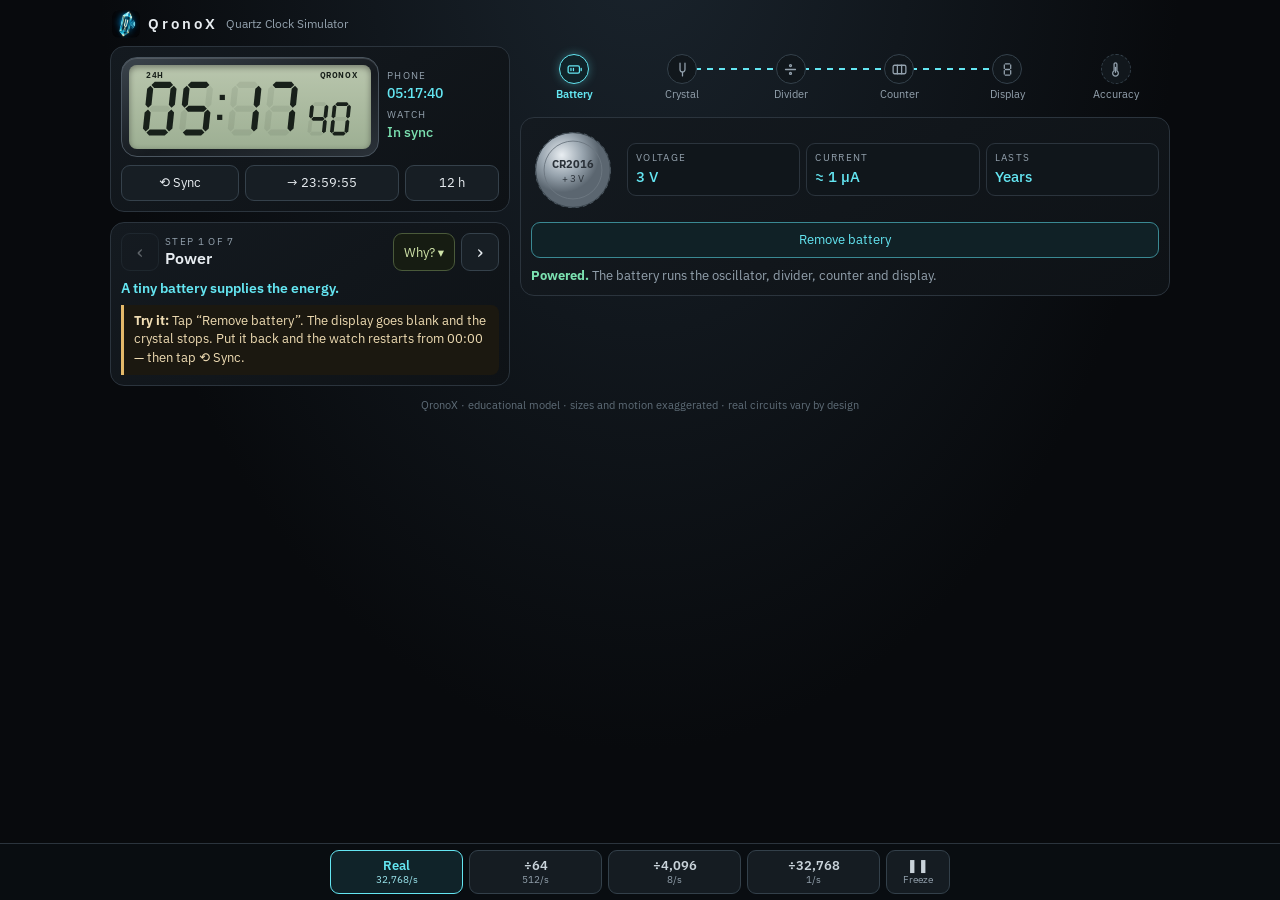
<file: QronoX/index.html>
<!doctype html>
<html lang="en">
<head>
<meta charset="utf-8">
<meta name="viewport" content="width=device-width,initial-scale=1,viewport-fit=cover">
<title>QronoX — Quartz Clock Simulator</title>
<link rel="preconnect" href="https://fonts.googleapis.com">
<link rel="preconnect" href="https://fonts.gstatic.com" crossorigin>
<link rel="stylesheet" href="https://fonts.googleapis.com/css2?family=IBM+Plex+Sans:wght@400;500;600;700&family=Roboto:wght@400;500;700&display=swap">
<link rel="icon" type="image/png" href="assets/favicon.png">
<link rel="stylesheet" href="css/style.css">
</head>
<body>
<div class="app">
<header class="top"><img class="logo" src="assets/logo.png" alt="" width="28" height="28"><h1>QronoX</h1><small>Quartz Clock Simulator</small></header>

<div class="layout">
<div class="lcol">
 <section class="watch card" id="watch" aria-label="Simulated watch">
  <div class="wrow">
   <div class="case"><div class="lcd"><svg id="lcdSvg" viewBox="0 0 268 90" role="img" aria-label="Simulated watch display"></svg></div></div>
   <div class="wstat">
    <span class="eyebrow">Phone</span><b id="phoneTime">--:--:--</b>
    <span class="eyebrow">Watch</span><b id="diff" class="good">In sync</b>
   </div>
  </div>
  <div class="wctl">
   <button class="btn" id="syncBtn">⟲ Sync</button>
   <button class="btn" id="rollBtn">→ 23:59:55</button>
   <button class="btn" id="fmtBtn" aria-label="Switch to 12-hour">12 h</button>
  </div>
 </section>

 <section class="tour card" id="tour" aria-live="polite">
  <div class="tbar">
   <button class="nb" id="prevBtn" aria-label="Previous step">‹</button>
   <div class="tt"><span class="eyebrow" id="stepTag">Step 1 of 7</span><b id="stTitle"></b></div>
   <button class="why" id="whyBtn" aria-expanded="false" aria-controls="stBody">Why? ▾</button>
   <button class="nb" id="nextBtn" aria-label="Next step">›</button>
  </div>
  <p class="one" id="stOne"></p>
  <div class="try" id="stTry"></div>
  <p class="whybody" id="stBody" hidden></p>
 </section>
</div>

<div class="rcol">
 <nav class="strip" id="strip" role="tablist" aria-label="Parts of the watch, in signal order">
  <button class="tb side" role="tab" id="t-battery" aria-controls="tab-battery"><span class="ic"><svg viewBox="0 0 24 24"><rect x="3" y="7" width="16" height="10" rx="2"/><path d="M21.5 10.5v3M7 10.5v3M10.5 10.5v3"/></svg></span>Battery</button>
  <button class="tb" role="tab" id="t-crystal" aria-controls="tab-crystal"><span class="ic"><svg viewBox="0 0 24 24"><path d="M8.5 3v9a3.5 3.5 0 0 0 7 0V3M12 15.5V21"/></svg></span>Crystal</button>
  <button class="tb" role="tab" id="t-divider" aria-controls="tab-divider"><span class="ic"><svg viewBox="0 0 24 24"><path d="M5 12h14"/><circle cx="12" cy="6.5" r="1.4"/><circle cx="12" cy="17.5" r="1.4"/></svg></span>Divider</button>
  <button class="tb" role="tab" id="t-counter" aria-controls="tab-counter"><span class="ic"><svg viewBox="0 0 24 24"><rect x="3" y="6" width="18" height="12" rx="2"/><path d="M9 6v12M15 6v12"/></svg></span>Counter</button>
  <button class="tb" role="tab" id="t-display" aria-controls="tab-display"><span class="ic"><svg viewBox="0 0 24 24"><path d="M9 4h6M9 12h6M9 20h6M7.5 5.5v5M16.5 5.5v5M7.5 13.5v5M16.5 13.5v5"/></svg></span>Display</button>
  <button class="tb side" role="tab" id="t-accuracy" aria-controls="tab-accuracy"><span class="ic"><svg viewBox="0 0 24 24"><path d="M10 4.5a2 2 0 0 1 4 0v9.3a4 4 0 1 1-4 0z"/><path d="M12 9v7"/></svg></span>Accuracy</button>
 </nav>

 <!-- BATTERY -->
 <section class="card panel" id="tab-battery" role="tabpanel" aria-labelledby="t-battery" hidden>
  <div class="bat">
   <svg class="cell" viewBox="0 0 90 90" role="img" aria-label="Coin cell battery">
    <defs><radialGradient id="cg" cx=".35" cy=".3"><stop offset="0" stop-color="#e9eef2"/><stop offset=".55" stop-color="#9aa6b0"/><stop offset="1" stop-color="#5b6670"/></radialGradient></defs>
    <circle id="cellSlot" cx="45" cy="45" r="40" fill="none" stroke="#5a6670" stroke-width="1.5" stroke-dasharray="4 4"/>
    <g id="cellG"><circle cx="45" cy="45" r="40" fill="url(#cg)" stroke="#3d4750"/><circle cx="45" cy="45" r="31" fill="none" stroke="#6d7882"/><text x="45" y="43" text-anchor="middle" font-size="12" font-weight="700" fill="#2a3138">CR2016</text><text x="45" y="58" text-anchor="middle" font-size="11" fill="#2a3138">+ 3 V</text></g>
   </svg>
   <div class="kv">
    <div><span class="eyebrow">Voltage</span><b>3 V</b></div>
    <div><span class="eyebrow">Current</span><b>≈ 1 µA</b></div>
    <div><span class="eyebrow">Lasts</span><b>Years</b></div>
   </div>
  </div>
  <button class="btn primary wide" id="batBtn">Remove battery</button>
  <p class="note" id="batNote"></p>
 </section>

 <!-- CRYSTAL -->
 <section class="card panel" id="tab-crystal" role="tabpanel" aria-labelledby="t-crystal" hidden>
  <svg class="xsvg" viewBox="0 0 340 242" role="img" aria-label="Quartz tuning-fork crystal in its can, connected to an amplifier in a feedback loop">
   <path class="lw" id="lw" d="M140 214V226H76V163H62M30 163H18V234H180V214"/>
   <g id="ampG"><path class="amp" d="M62 150L30 163L62 176Z"/></g>
   <text class="sub" x="46" y="142" text-anchor="middle">Amplifier</text>
   <rect x="92" y="16" width="136" height="182" rx="22" fill="#0e151b" stroke="#5a6670" stroke-width="1.5"/>
   <path d="M140 182V214M180 182V214" stroke="#9aa6b0" stroke-width="3" stroke-linecap="round"/>
   <g id="ghosts" style="display:none"><path id="gL1" class="ghost"/><path id="gL2" class="ghost"/><path id="gR1" class="ghost"/><path id="gR2" class="ghost"/></g>
   <g id="tines"><path id="tL" class="quartz"/><path id="tR" class="quartz"/><path id="eL" class="elec"/><path id="eR" class="elec"/></g>
   <rect class="quartz" x="116" y="148" width="88" height="34" rx="4"/>
   <text id="cL" class="chg" x="136" y="112" text-anchor="middle"></text>
   <text id="cR" class="chg" x="184" y="112" text-anchor="middle"></text>
   <path d="M202 58H246M190 124H246M228 170H246" stroke="#6b7a86"/>
   <text class="sub" x="250" y="61">Quartz prong</text>
   <text class="sub" x="250" y="127">Electrode</text>
   <text class="sub" x="250" y="173">Vacuum can</text>
   <text class="tiny" x="334" y="20" text-anchor="end">↔ prongs flex in and out</text>
   <text class="tiny" x="334" y="32" text-anchor="end">Motion exaggerated</text>
  </svg>
  <p class="note" id="xStatus"></p>
  <div class="mini"><span>Natural frequency <b id="xFreq">32,768.000 Hz</b></span><span>On screen <b id="xShown">32,768 vib/s</b></span></div>
 </section>

 <!-- DIVIDER -->
 <section class="card panel" id="tab-divider" role="tabpanel" aria-labelledby="t-divider" hidden>
  <div class="chain"><span>IN ▸ <b>32,768 Hz</b> crystal</span><span>counter ◂ <b>1 Hz</b> OUT</span></div>
  <div class="drow" id="drow"></div>
  <div class="dinfo" id="dinfo"></div>
  <div class="bartxt"><span>Vibrations counted this second</span><b id="cycTxt">0 / 32,768</b></div>
  <div class="bar"><i id="cycBar"></i></div>
  <p class="note" id="divNote"></p>
 </section>

 <!-- COUNTER -->
 <section class="card panel" id="tab-counter" role="tabpanel" aria-labelledby="t-counter" hidden>
  <div class="crow" id="rS"><span>Seconds</span><div class="bar"><i id="bS"></i></div><b id="nS">0 / 60</b></div>
  <div class="arrow">↓ carry at 60</div>
  <div class="crow" id="rM"><span>Minutes</span><div class="bar"><i id="bM"></i></div><b id="nM">0 / 60</b></div>
  <div class="arrow">↓ carry at 60</div>
  <div class="crow" id="rH"><span>Hours</span><div class="bar"><i id="bH"></i></div><b id="nH">0 / 24</b></div>
  <p class="note">Each 1 Hz pulse adds one second. When a counter fills up it resets to 0 and adds one to the next — like a car's odometer. The watch digits flash gold on each carry.</p>
 </section>

 <!-- DISPLAY -->
 <section class="card panel" id="tab-display" role="tabpanel" aria-labelledby="t-display" hidden>
  <div class="disp">
   <div class="biglcd"><svg id="bigDigit" viewBox="0 0 110 140" role="img" aria-label="Enlarged seven-segment digit with segments labelled a to g"></svg></div>
   <div>
    <span class="eyebrow">Live · last digit of the seconds</span>
    <p class="segtxt" id="segTxt"></p>
    <p class="note">Every digit 0–9 is made by switching on a different set of these 7 segments.</p>
   </div>
  </div>
 </section>

 <!-- ACCURACY -->
 <section class="card panel" id="tab-accuracy" role="tabpanel" aria-labelledby="t-accuracy" hidden>
  <div class="tempbox"><span class="eyebrow">Crystal temperature</span><b id="tempTxt">25 °C</b></div>
  <input type="range" id="temp" min="-10" max="50" step="1" value="25" aria-label="Crystal temperature in degrees Celsius">
  <div class="ticks" id="ticks"></div>
  <div class="stats">
   <div class="stat"><span class="eyebrow">Error per day</span><b id="aDay">Perfect</b></div>
   <div class="stat"><span class="eyebrow">Error per month</span><b id="aMonth">Perfect</b></div>
  </div>
  <div class="mini"><span>Shift <b id="aPpm">0.00 ppm</b></span><span>Frequency <b id="aFreq">32,768.000 Hz</b></span></div>
  <canvas id="curve" aria-label="Graph of frequency shift in ppm against temperature, peaking at 25 °C"></canvas>
 </section>
</div>
</div>

<p class="foot">QronoX · educational model · sizes and motion exaggerated · real circuits vary by design</p>
</div>

<nav class="speedbar" aria-label="Crystal speed">
 <div class="spgrid">
  <button class="sp" data-i="0" title="Real speed"><b>Real</b><span>32,768/s</span></button>
  <button class="sp" data-i="1" title="Slowed 64×"><b>÷64</b><span>512/s</span></button>
  <button class="sp" data-i="2" title="Slowed 4,096× — 1 watch-second takes 1 h 8 min"><b>÷4,096</b><span>8/s</span></button>
  <button class="sp" data-i="3" title="Slowed 32,768× — 1 watch-second takes 9 h 6 min"><b>÷32,768</b><span>1/s</span></button>
  <button class="sp pause" id="pauseBtn" aria-pressed="false"><b>❚❚</b><span>Freeze</span></button>
 </div>
</nav>

<script src="js/app.js"></script>
</body>
</html>
</file>
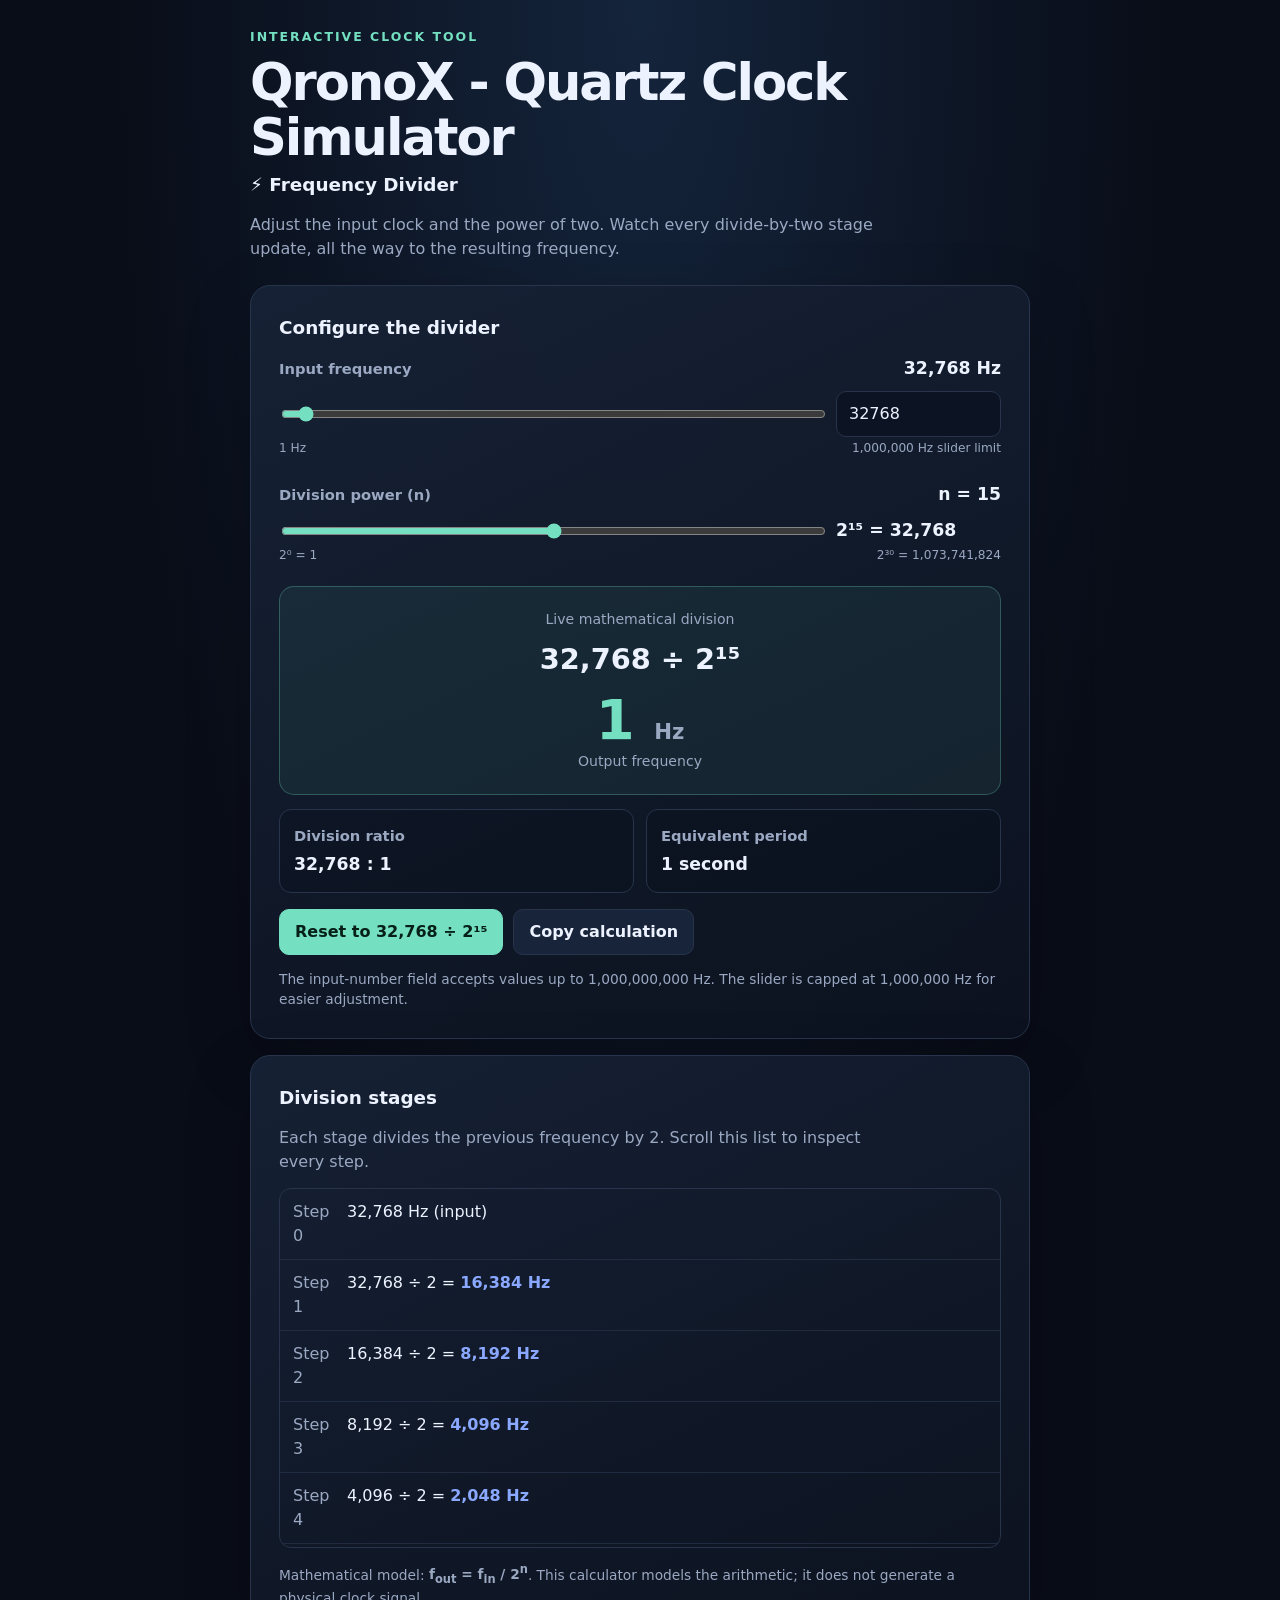
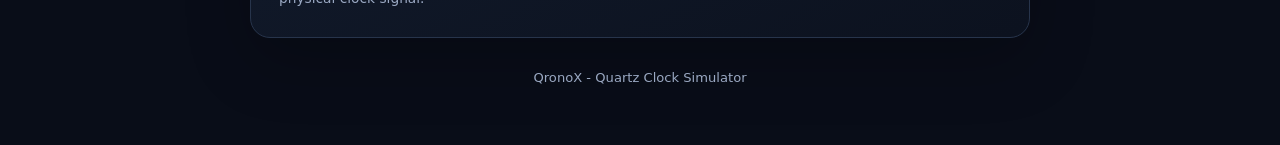
<file: public/frequency divider/index.html>
<!DOCTYPE html>
<html lang="en">
<head>
  <meta charset="UTF-8">
  <meta name="viewport" content="width=device-width, initial-scale=1">
  <meta name="theme-color" content="#090d18">
  <title>QronoX - Quartz Clock Simulator</title>
  <style>
    :root {
      color-scheme: dark;
      --bg: #090d18;
      --panel: #111827;
      --panel-2: #0c1322;
      --text: #edf2ff;
      --muted: #9aa8c2;
      --line: #27344b;
      --accent: #74e0c1;
      --accent-2: #8aa8ff;
    }
    * { box-sizing: border-box; }
    body {
      margin: 0;
      min-height: 100vh;
      padding: 28px 16px 44px;
      background: radial-gradient(ellipse at top, #14243b 0, var(--bg) 58%);
      color: var(--text);
      font: 16px/1.5 system-ui, -apple-system, BlinkMacSystemFont, "Segoe UI", sans-serif;
    }
    main { width: min(780px, 100%); margin: 0 auto; }
    .eyebrow { color: var(--accent); font-size: .78rem; font-weight: 800; letter-spacing: .16em; text-transform: uppercase; }
    h1 { margin: 8px 0 6px; font-size: clamp(2rem, 6vw, 3.2rem); line-height: 1.08; letter-spacing: -.04em; }
    .intro { color: var(--muted); margin: 0 0 24px; max-width: 62ch; }
    .panel {
      border: 1px solid var(--line);
      border-radius: 20px;
      padding: clamp(18px, 4vw, 28px);
      background: linear-gradient(155deg, rgba(22,33,53,.97), rgba(12,18,31,.97));
      box-shadow: 0 22px 65px rgba(0,0,0,.22);
      margin: 16px 0;
    }
    .control-head { display: flex; align-items: baseline; justify-content: space-between; gap: 12px; margin-bottom: 10px; }
    label, .label { color: var(--muted); font-size: .92rem; font-weight: 650; }
    output, .value { color: var(--text); font-size: 1.08rem; font-weight: 800; font-variant-numeric: tabular-nums; }
    .input-row { display: grid; grid-template-columns: 1fr minmax(120px, 165px); gap: 12px; align-items: center; }
    input[type="range"] { width: 100%; accent-color: var(--accent); cursor: pointer; }
    input[type="number"] {
      width: 100%; min-width: 0; padding: 10px 12px; color: var(--text);
      background: var(--panel-2); border: 1px solid var(--line); border-radius: 10px;
      font: inherit; font-variant-numeric: tabular-nums;
    }
    .range-labels { display: flex; justify-content: space-between; color: var(--muted); font-size: .76rem; margin-top: 2px; }
    .result {
      text-align: center; padding: 22px 14px; border-radius: 15px;
      background: rgba(116,224,193,.07); border: 1px solid rgba(116,224,193,.28);
      margin-top: 22px;
    }
    .formula { color: var(--muted); font-size: .88rem; }
    .equation { font-size: clamp(1.2rem, 4vw, 1.8rem); font-weight: 750; overflow-wrap: anywhere; margin: 8px 0; }
    .answer { color: var(--accent); font-size: clamp(2rem, 8vw, 3.5rem); line-height: 1.1; font-weight: 850; font-variant-numeric: tabular-nums; }
    .answer small { font-size: .38em; color: var(--muted); font-weight: 650; }
    .stats { display: grid; grid-template-columns: repeat(2, minmax(0,1fr)); gap: 12px; margin-top: 14px; }
    .stat { padding: 14px; border: 1px solid var(--line); border-radius: 12px; background: rgba(4,8,16,.2); }
    .stat .value { display: block; margin-top: 4px; overflow-wrap: anywhere; }
    h2 { margin: 0 0 14px; font-size: 1.15rem; }
    .steps { max-height: 360px; overflow: auto; border: 1px solid var(--line); border-radius: 12px; scrollbar-color: #52647e #0c1322; }
    .step { display: grid; grid-template-columns: 44px minmax(0,1fr); gap: 10px; padding: 11px 13px; border-bottom: 1px solid rgba(39,52,75,.7); font-variant-numeric: tabular-nums; }
    .step:last-child { border-bottom: 0; }
    .step-index { color: var(--muted); }
    .step strong { color: var(--accent-2); font-weight: 750; }
    .step.final { background: rgba(116,224,193,.09); }
    .step.final strong { color: var(--accent); }
    .actions { display: flex; flex-wrap: wrap; gap: 10px; margin-top: 16px; }
    button {
      border: 1px solid var(--line); border-radius: 10px; padding: 10px 15px;
      background: #18243a; color: var(--text); font: inherit; font-weight: 700; cursor: pointer;
    }
    button.primary { background: var(--accent); border-color: var(--accent); color: #062018; }
    button:hover { filter: brightness(1.08); }
    .note { color: var(--muted); font-size: .86rem; margin: 14px 0 0; }
    footer { color: var(--muted); text-align: center; font-size: .82rem; padding: 14px 0; }
    a { color: var(--accent); }
    @media (max-width: 520px) {
      .input-row { grid-template-columns: 1fr; }
      .stats { grid-template-columns: 1fr; }
      .panel { border-radius: 15px; }
    }
  </style>
</head>
<body>
<main>
  <header>
    <div class="eyebrow">Interactive Clock Tool</div>
    <h1>QronoX - Quartz Clock Simulator</h1>
    <h2>⚡ Frequency Divider</h2>
    <p class="intro">Adjust the input clock and the power of two. Watch every divide-by-two stage update, all the way to the resulting frequency.</p>
  </header>

  <section class="panel" aria-labelledby="controls-title">
    <h2 id="controls-title">Configure the divider</h2>
    <div class="control-head">
      <label for="frequency-range">Input frequency</label>
      <output id="frequency-output" for="frequency-range frequency-number">32,768 Hz</output>
    </div>
    <div class="input-row">
      <input id="frequency-range" type="range" min="1" max="1000000" step="1" value="32768" aria-label="Input frequency slider">
      <input id="frequency-number" type="number" min="1" max="1000000000" step="1" value="32768" aria-label="Input frequency in hertz">
    </div>
    <div class="range-labels"><span>1 Hz</span><span>1,000,000 Hz slider limit</span></div>

    <div style="height:24px"></div>
    <div class="control-head">
      <label for="power-range">Division power (n)</label>
      <output id="power-output" for="power-range">n = 15</output>
    </div>
    <div class="input-row">
      <input id="power-range" type="range" min="0" max="30" step="1" value="15" aria-label="Division power slider">
      <div class="value" id="divisor-output">2¹⁵ = 32,768</div>
    </div>
    <div class="range-labels"><span>2⁰ = 1</span><span>2³⁰ = 1,073,741,824</span></div>

    <div class="result" aria-live="polite">
      <div class="formula">Live mathematical division</div>
      <div class="equation" id="equation">32,768 ÷ 2¹⁵</div>
      <div class="answer"><span id="result-output">1</span> <small>Hz</small></div>
      <div class="formula">Output frequency</div>
    </div>
    <div class="stats">
      <div class="stat"><span class="label">Division ratio</span><span class="value" id="ratio-output">32,768 : 1</span></div>
      <div class="stat"><span class="label">Equivalent period</span><span class="value" id="period-output">1 second</span></div>
    </div>
    <div class="actions">
      <button class="primary" id="reset-button" type="button">Reset to 32,768 ÷ 2¹⁵</button>
      <button id="copy-button" type="button">Copy calculation</button>
    </div>
    <p class="note">The input-number field accepts values up to 1,000,000,000 Hz. The slider is capped at 1,000,000 Hz for easier adjustment.</p>
  </section>

  <section class="panel" aria-labelledby="steps-title">
    <h2 id="steps-title">Division stages</h2>
    <p class="intro" style="margin-bottom:14px">Each stage divides the previous frequency by 2. Scroll this list to inspect every step.</p>
    <div class="steps" id="steps-list" aria-live="polite"></div>
    <p class="note">Mathematical model: <strong>f<sub>out</sub> = f<sub>in</sub> / 2<sup>n</sup></strong>. This calculator models the arithmetic; it does not generate a physical clock signal.</p>
  </section>
  <footer>QronoX - Quartz Clock Simulator</footer>
</main>
<script>
(() => {
  const $ = (id) => document.getElementById(id);
  const freqRange = $('frequency-range');
  const freqNumber = $('frequency-number');
  const powerRange = $('power-range');
  const numberFmt = new Intl.NumberFormat('en-US', { maximumFractionDigits: 8 });
  const superscripts = '⁰¹²³⁴⁵⁶⁷⁸⁹';
  const powerText = (n) => String(n).split('').map(d => superscripts[Number(d)]).join('');
  let inputFrequency = 32768;
  let power = 15;

  function formatNumber(value) {
    if (!Number.isFinite(value)) return '∞';
    if (value !== 0 && (Math.abs(value) >= 1e9 || Math.abs(value) < 1e-5)) {
      return value.toExponential(5);
    }
    return numberFmt.format(value);
  }

  function render() {
    const divisor = 2 ** power;
    const result = inputFrequency / divisor;
    $('frequency-output').textContent = `${formatNumber(inputFrequency)} Hz`;
    $('power-output').textContent = `n = ${power}`;
    $('divisor-output').textContent = `2${powerText(power)} = ${numberFmt.format(divisor)}`;
    $('equation').textContent = `${formatNumber(inputFrequency)} ÷ 2${powerText(power)}`;
    $('result-output').textContent = formatNumber(result);
    $('ratio-output').textContent = `${formatNumber(inputFrequency / result)} : 1`;
    const period = result > 0 ? 1 / result : Infinity;
    $('period-output').textContent = period >= 1
      ? `${formatNumber(period)} second${period === 1 ? '' : 's'}`
      : `${formatNumber(period * 1000)} ms`;
    const list = $('steps-list');
    list.replaceChildren();
    let current = inputFrequency;
    for (let i = 0; i <= power; i++) {
      const row = document.createElement('div');
      row.className = 'step' + (i === power ? ' final' : '');
      const index = document.createElement('span');
      index.className = 'step-index';
      index.textContent = `Step ${i}`;
      const expression = document.createElement('span');
      if (i === 0) {
        expression.textContent = `${formatNumber(current)} Hz (input)`;
      } else {
        expression.textContent = `${formatNumber(current * 2)} ÷ 2 = `;
        const strong = document.createElement('strong');
        strong.textContent = `${formatNumber(current)} Hz`;
        expression.appendChild(strong);
      }
      row.append(index, expression);
      list.appendChild(row);
      if (i < power) current /= 2;
    }
  }

  function setFrequency(value) {
    if (!Number.isFinite(value)) return;
    inputFrequency = Math.min(1000000000, Math.max(1, Math.floor(value)));
    freqNumber.value = String(inputFrequency);
    if (inputFrequency <= Number(freqRange.max)) freqRange.value = String(inputFrequency);
    else freqRange.value = freqRange.max;
    render();
  }

  freqRange.addEventListener('input', () => setFrequency(Number(freqRange.value)));
  freqNumber.addEventListener('change', () => setFrequency(Number(freqNumber.value)));
  freqNumber.addEventListener('keydown', (event) => {
    if (event.key === 'Enter') setFrequency(Number(freqNumber.value));
  });
  powerRange.addEventListener('input', () => {
    power = Number(powerRange.value);
    render();
  });
  $('reset-button').addEventListener('click', () => {
    inputFrequency = 32768;
    power = 15;
    freqRange.value = '32768';
    freqNumber.value = '32768';
    powerRange.value = '15';
    render();
  });
  $('copy-button').addEventListener('click', async () => {
    const text = `${inputFrequency} Hz ÷ 2^${power} = ${inputFrequency / (2 ** power)} Hz`;
    const button = $('copy-button');
    try {
      await navigator.clipboard.writeText(text);
      button.textContent = 'Copied!';
    } catch {
      button.textContent = text;
    }
    window.setTimeout(() => { button.textContent = 'Copy calculation'; }, 1800);
  });
  render();
})();
</script>
</body>
</html>
</file>
<file: QronoX/css/style.css>
:root{color-scheme:dark;--font:"IBM Plex Sans",Roboto,system-ui,-apple-system,"Segoe UI",sans-serif;--bg:#080a0d;--line:#2b343d;--text:#e8edf1;--muted:#93a1ad;--cyan:#64e6f2;--gold:#e4b96a;--green:#7be0b0;--amber:#f0b45a}
*{box-sizing:border-box}
body{margin:0;background:var(--bg) radial-gradient(ellipse at 50% -10%,#1a242d 0%,var(--bg) 60%) no-repeat;color:var(--text);font:14px/1.5 var(--font);min-height:100vh}
button{font:inherit}
[hidden]{display:none!important}
.app{max-width:1080px;margin:auto;padding:8px 10px calc(72px + env(safe-area-inset-bottom))}
.top{display:flex;align-items:center;gap:8px;padding:2px 2px 8px}
.logo{width:28px;height:28px;border-radius:7px;flex:none;display:block}
.top h1{font-size:15px;letter-spacing:.2em;margin:0;font-weight:600}
.top small{color:var(--muted);font-size:12px}
.card{background:linear-gradient(145deg,#141a20,#0e1216);border:1px solid var(--line);border-radius:14px;padding:10px;min-width:0}
.eyebrow{display:block;color:var(--muted);font-size:9.5px;letter-spacing:.14em;text-transform:uppercase}
.note{color:var(--muted);font-size:12.5px;margin:8px 0 0}
.good{color:var(--green)!important}.warn{color:var(--amber)!important}
.btn{background:#171e24;border:1px solid #35414b;border-radius:9px;color:var(--text);padding:6px 10px;font-size:13px;cursor:pointer;min-height:36px}
.btn:hover{border-color:#61717e}
.btn.primary{border-color:#3a8993;color:var(--cyan);background:#102126}
.btn:disabled{opacity:.4;cursor:default}
button:focus-visible,input:focus-visible{outline:2px solid var(--cyan);outline-offset:2px}

/* layout */
.layout{display:grid;gap:10px}
.lcol,.rcol{display:contents}
.watch{order:1;position:sticky;top:6px;z-index:10;box-shadow:0 0 0 6px var(--bg),0 10px 18px -6px #000c}
.strip{order:2}.tour{order:3}.panel{order:4}
@media(min-width:900px){
 .layout{grid-template-columns:minmax(0,400px) minmax(0,1fr);align-items:start}
 .lcol,.rcol{display:flex;flex-direction:column;gap:10px;min-width:0}
 .lcol{position:sticky;top:10px}
 .watch{position:static;box-shadow:none}
}

/* watch */
.wrow{display:flex;gap:8px;align-items:center}
.case{flex:1 1 auto;min-width:0;background:linear-gradient(160deg,#3b444c,#161b20 55%,#2b3239);border-radius:16px;padding:7px;border:1px solid #4a555f;box-shadow:inset 0 1px #ffffff22}
.lcd{background:linear-gradient(180deg,#b9c6ad,#9daf93);border-radius:8px;padding:3px 5px;box-shadow:inset 0 2px 6px #0006}
.lcd svg{display:block;width:100%;height:auto}
.sg{fill:#18201a}.sg.off{fill:#18201a14}
.lcdtxt{fill:#18201a;font:700 9px var(--font);letter-spacing:.08em}
.cf{fill:#c98a1c;opacity:0}.cf.go{animation:cf 1s ease}
@keyframes cf{0%{opacity:.5}100%{opacity:0}}
.wstat{flex:0 0 112px;display:grid;gap:2px}
.wstat b{display:block;font-size:13.5px;font-weight:500;font-variant-numeric:tabular-nums;color:var(--cyan);line-height:1.3;margin-bottom:3px}
.wctl{display:grid;grid-template-columns:1fr 1.3fr .8fr;gap:6px;margin-top:8px}

/* strip */
.strip{position:relative;display:grid;grid-template-columns:repeat(6,minmax(0,1fr));padding:2px 0}
.strip::before{content:"";position:absolute;top:22px;left:25%;right:25%;height:2px;background:#34424d}
.strip.run::before{background:repeating-linear-gradient(90deg,var(--cyan) 0 6px,transparent 6px 12px);animation:slide .5s linear infinite}
@keyframes slide{to{background-position:12px 0}}
.tb{background:none;border:0;color:var(--muted);display:flex;flex-direction:column;align-items:center;gap:3px;padding:6px 0 2px;cursor:pointer;font-size:10.5px;position:relative;z-index:1;min-width:0;border-radius:10px}
.tb .ic{width:30px;height:30px;border-radius:50%;display:grid;place-items:center;background:#11171c;border:1.5px solid #34414b;transition:border-color .2s,background .2s}
.tb svg{width:17px;height:17px;fill:none;stroke:currentColor;stroke-width:1.8;stroke-linecap:round;stroke-linejoin:round}
.tb.side .ic{border-style:dashed}
.tb[aria-selected="true"]{color:var(--cyan);font-weight:600}
.tb[aria-selected="true"] .ic{border-color:var(--cyan);border-style:solid;background:#102329;box-shadow:0 0 10px #64e6f255}

/* tour */
.tbar{display:flex;align-items:center;gap:6px}
.nb{flex:none;width:38px;height:38px;border-radius:9px;border:1px solid #35414b;background:#171e24;color:var(--text);font-size:20px;line-height:1;cursor:pointer;padding:0}
.nb:disabled{opacity:.35;cursor:default}
.tt{flex:1;min-width:0}
.tt b{display:block;font-size:15.5px;font-weight:600;line-height:1.25}
.why{flex:none;height:38px;border-radius:9px;border:1px solid #4a5a3a;background:#161c12;color:#cfe3a8;font-size:12.5px;padding:0 10px;cursor:pointer}
.why[aria-expanded="true"]{border-color:#9fc36a;color:#e2f4bf}
.one{margin:8px 0 6px;color:var(--cyan);font-weight:600;font-size:14px;line-height:1.4}
.try{border-left:3px solid var(--gold);background:#1b1810;padding:7px 10px;border-radius:0 8px 8px 0;color:#efdcb3;font-size:13px;line-height:1.45}
.whybody{margin:8px 0 0;color:#c3cdd5;font-size:13.5px;background:#10161b;border:1px solid var(--line);border-radius:9px;padding:8px 10px}

/* battery */
.bat{display:flex;gap:12px;align-items:center}
.cell{flex:none;width:84px;height:84px}
.cell text{font-family:var(--font)}
.kv{flex:1;display:grid;grid-template-columns:repeat(3,minmax(0,1fr));gap:6px;min-width:0}
.kv div{border:1px solid var(--line);background:#10161b;border-radius:9px;padding:7px 8px;min-width:0}
.kv b{display:block;font-size:15px;font-weight:500;color:var(--cyan);white-space:nowrap}
.wide{width:100%;margin-top:10px}

/* crystal */
.xsvg{display:block;width:100%;height:auto;max-height:172px;background:#0b1015;border:1px solid #26323b;border-radius:10px}
.quartz{fill:#cfe6ee22;stroke:#cfe6ee;stroke-width:1.3}
.elec{fill:#d6a34d;opacity:.85}
.ghost{fill:#cfe6ee14;stroke:#cfe6ee66;stroke-width:1}
.chg{fill:#fff;font:700 14px var(--font);stroke:#0b1015;stroke-width:3;paint-order:stroke}
.lw{fill:none;stroke:#7d8c98;stroke-width:1.6}
.lw.fast{stroke:var(--cyan);stroke-dasharray:4 5;animation:flow .5s linear infinite}
@keyframes flow{to{stroke-dashoffset:-18}}
.amp{fill:#1f2d35;stroke:#9fb0bc;stroke-width:1.3;transition:stroke .3s,fill .3s}
#ampG.hi .amp{stroke:var(--cyan);stroke-width:2.2;fill:#0f2a30}
#ampG.hi{filter:drop-shadow(0 0 6px #64e6f290)}
.sub{fill:#95a5b1;font:10.5px var(--font)}
.tiny{fill:#7f8f9b;font:9px var(--font);letter-spacing:.05em}
.mini{display:flex;justify-content:space-between;gap:4px 10px;flex-wrap:wrap;font-size:12px;color:var(--muted);margin-top:8px}
.mini b{color:var(--cyan);font-weight:500;font-variant-numeric:tabular-nums}

/* divider */
.chain{display:flex;justify-content:space-between;gap:8px;font-size:11.5px;color:var(--muted);margin-bottom:4px}
.chain b{color:var(--cyan);font-weight:600}
.drow{display:grid;grid-template-columns:repeat(15,minmax(0,1fr));gap:2px;background:#0b1015;border:1px solid #26323b;border-radius:10px;padding:4px 3px}
.dd{background:none;border:0;padding:6px 0 3px;display:flex;flex-direction:column;align-items:center;gap:4px;cursor:pointer;color:var(--muted);font-size:9px;border-radius:6px;min-width:0}
.dd i{width:13px;height:13px;border-radius:50%;background:#24303a;box-shadow:inset 0 1px 2px #000a}
.dd.on i{background:var(--cyan);box-shadow:0 0 8px var(--cyan)}
.dd.blur i{background:#3a8f99;box-shadow:0 0 5px #64e6f277}
.dd.out i{outline:1.5px solid #4d9ca5;outline-offset:2px}
.dd.sel{background:#1a2a31;color:var(--text)}
.dinfo{font-size:12.5px;color:#c9d3da;margin-top:7px;min-height:38px}
.dinfo b{color:var(--cyan);font-weight:600}
.bar{height:8px;background:#0b1014;border:1px solid #27343d;border-radius:99px;overflow:hidden}
.bar i{display:block;height:100%;background:var(--cyan);width:0}
.bartxt{display:flex;justify-content:space-between;gap:8px;font-size:12px;color:var(--muted);margin:4px 0;font-variant-numeric:tabular-nums}
.bartxt b{color:var(--text);font-weight:500}

/* counter */
.crow{display:grid;grid-template-columns:62px minmax(0,1fr) 58px;align-items:center;gap:8px;padding:6px 8px;border-radius:9px;border:1px solid transparent}
.crow span{font-size:12px;color:var(--muted)}
.crow b{text-align:right;font-variant-numeric:tabular-nums;font-weight:500;font-size:13.5px}
.carry{animation:carry 1s ease}
@keyframes carry{0%,25%{border-color:var(--gold);background:#2a2210}100%{border-color:transparent;background:transparent}}
.arrow{font-size:10.5px;color:#6f7f8b;padding-left:20px;line-height:1}

/* display */
.disp{display:flex;gap:12px;align-items:center}
.biglcd{flex:none;width:104px;background:linear-gradient(180deg,#b9c6ad,#9daf93);border-radius:10px;padding:6px;box-shadow:inset 0 2px 7px #0006}
.biglcd svg{display:block;width:100%;height:auto}
.seglbl{fill:#18201a66;font:700 9px var(--font);text-anchor:middle;dominant-baseline:central}
.seglbl.lit{fill:#c8d5bc}
.segtxt{margin:0;font-size:13.5px;color:#c9d3da}
.segtxt b{color:var(--cyan)}

/* accuracy */
.tempbox{display:flex;justify-content:space-between;align-items:baseline;gap:8px}
.tempbox b{font-size:20px;font-weight:400;color:var(--gold);font-variant-numeric:tabular-nums}
input[type=range]{width:100%;accent-color:var(--gold);height:28px;margin:0;display:block}
.ticks{position:relative;height:50px}
.tk{position:absolute;top:0;transform:translateX(-50%);background:#171e24;border:1px solid #35414b;border-radius:7px;color:#c9d3da;font-size:11px;padding:0 7px;height:23px;white-space:nowrap;cursor:pointer}
.tk.r2{top:26px}
.tk.sel{border-color:var(--gold);color:var(--gold);background:#221b0e}
.stats{display:grid;grid-template-columns:1fr 1fr;gap:6px;margin-top:4px}
.stat{border:1px solid var(--line);background:#10161b;border-radius:9px;padding:7px 10px;min-width:0}
.stat b{display:block;font-size:16px;font-weight:500;font-variant-numeric:tabular-nums;color:var(--cyan)}
#curve{width:100%;height:125px;display:block;background:#0a1014;border:1px solid #27343d;border-radius:9px;margin-top:8px}
.foot{color:#5f6d78;font-size:10.5px;margin:12px 2px 0;text-align:center}

/* speed bar */
.speedbar{position:fixed;left:0;right:0;bottom:0;z-index:20;background:#0a0e12f2;backdrop-filter:blur(10px);-webkit-backdrop-filter:blur(10px);border-top:1px solid var(--line);padding:6px 10px calc(6px + env(safe-area-inset-bottom))}
.spgrid{max-width:620px;margin:auto;display:grid;grid-template-columns:repeat(4,minmax(0,1fr)) 64px;gap:6px}
.sp{display:flex;flex-direction:column;align-items:center;justify-content:center;gap:0;background:#151c22;border:1px solid #33404a;border-radius:9px;color:#c9d3da;min-height:44px;cursor:pointer;padding:0 2px;line-height:1.2}
.sp b{font-size:13px;font-weight:600}
.sp span{font-size:10px;color:var(--muted)}
.sp.on{border-color:var(--cyan);color:var(--cyan);background:#102329}
.sp.on span{color:#9ee9f1}
.sp.pause.on{border-color:var(--amber);color:var(--amber);background:#2a1f0f}
.sp.pause.on span{color:var(--amber)}
@media(prefers-reduced-motion:reduce){*,*:before,*:after{animation:none!important}}
</file>
